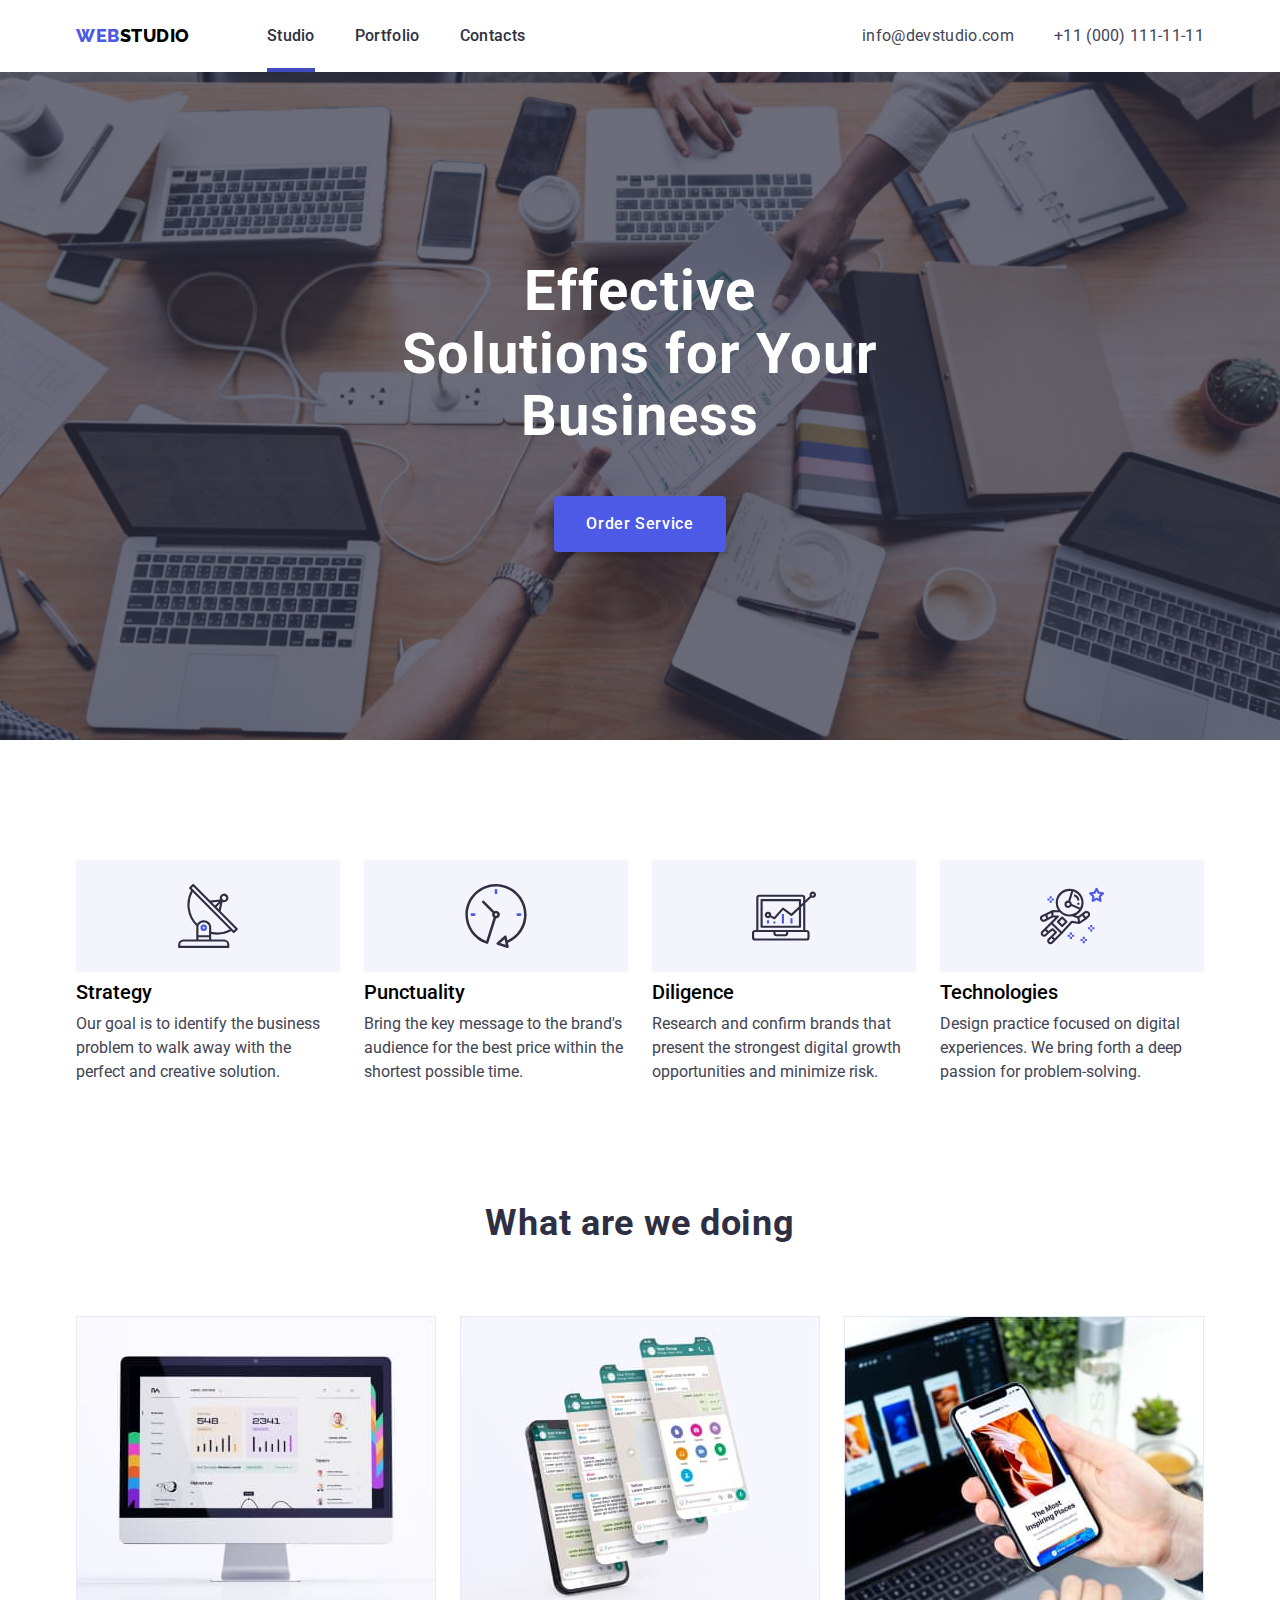
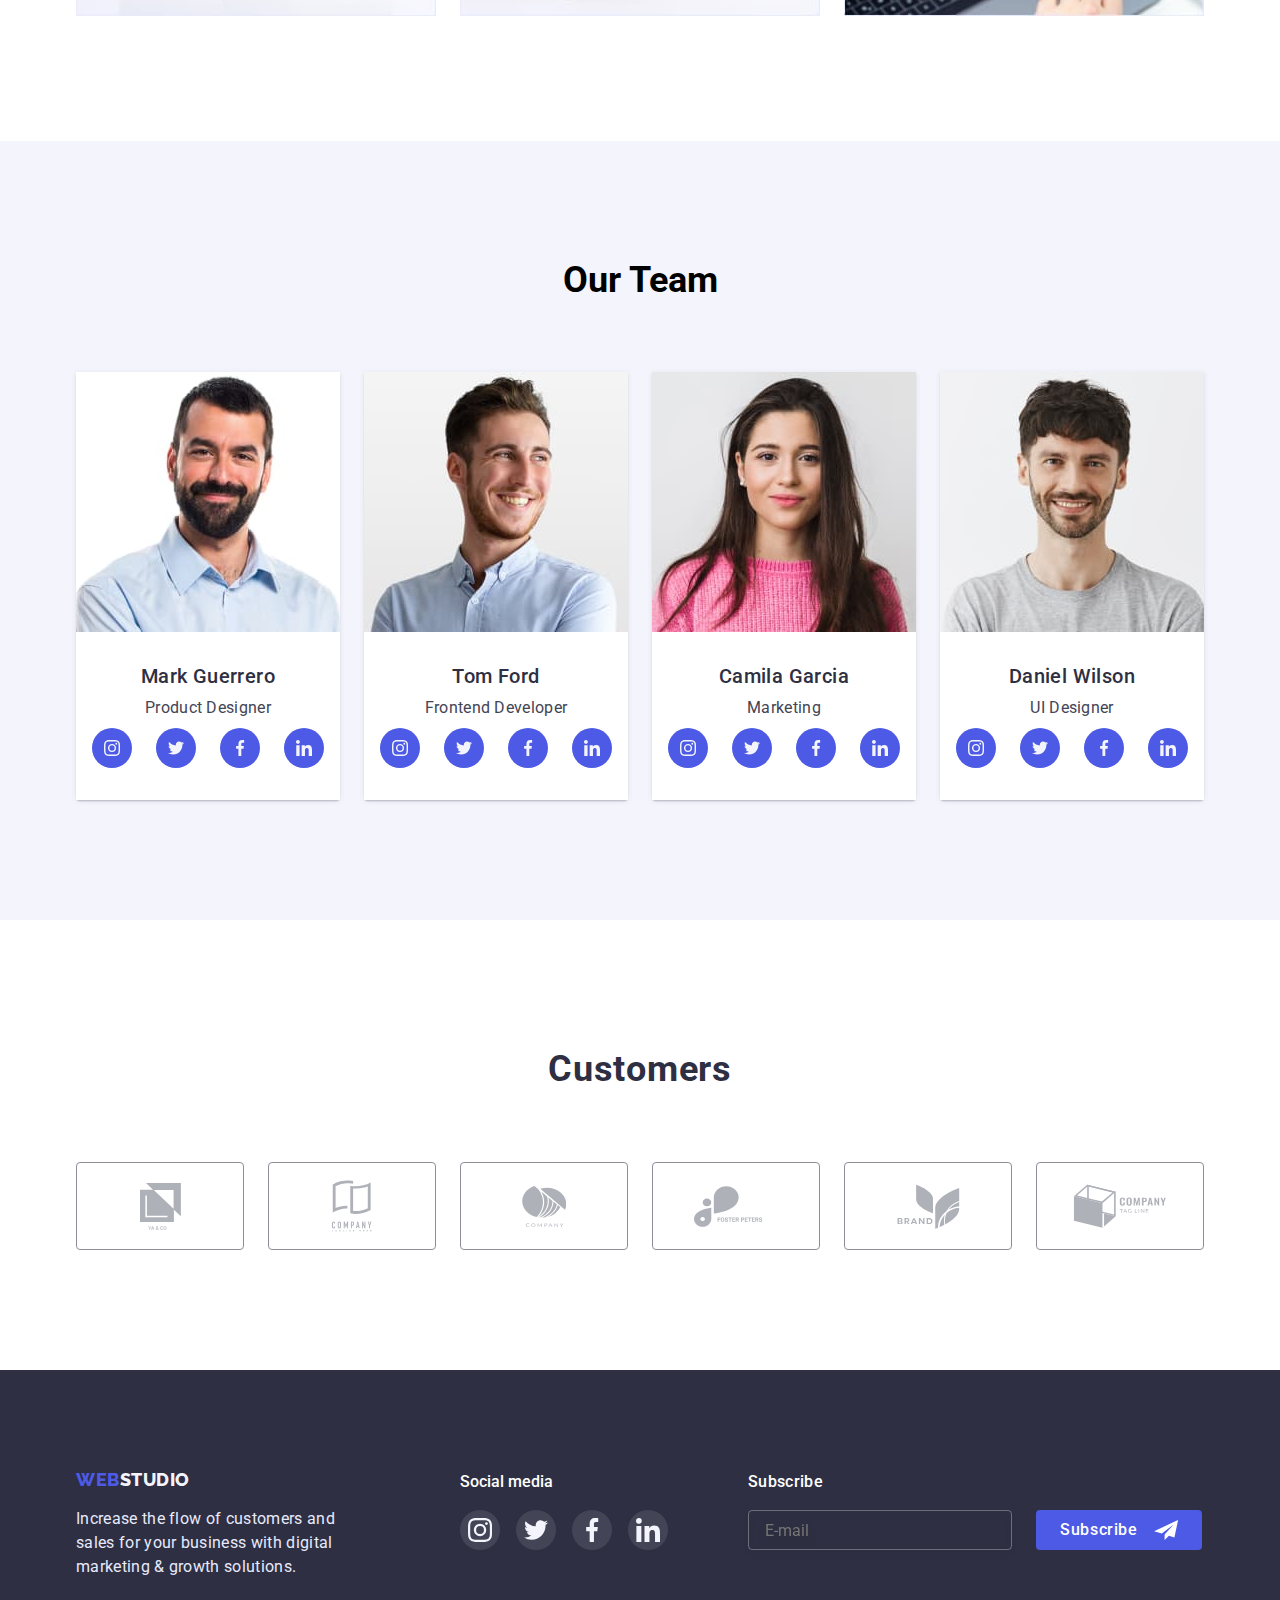
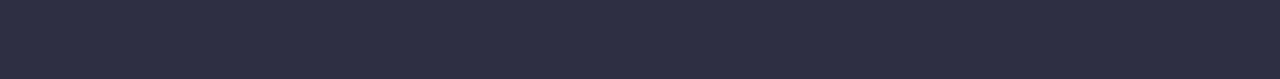
<file: index.html>
<!DOCTYPE html>
<html lang="en">
  <head>
    <meta charset="UTF-8" />
    <meta http-equiv="X-UA-Compatible" content="IE=edge" />
    <meta name="viewport" content="width=device-width, initial-scale=1.0" />
    <link
      rel="stylesheet"
      href="https://cdnjs.cloudflare.com/ajax/libs/modern-normalize/1.1.0/modern-normalize.css"
      integrity="sha512-Y0MM+V6ymRKN2zStTqzQ227DWhhp4Mzdo6gnlRnuaNCbc+YN/ZH0sBCLTM4M0oSy9c9VKiCvd4Jk44aCLrNS5Q=="
      crossorigin="anonymous"
      referrerpolicy="no-referrer"
    />
    <link rel="preconnect" href="https://fonts.googleapis.com" />
    <link rel="preconnect" href="https://fonts.gstatic.com" crossorigin />
    <link
      href="https://fonts.googleapis.com/css2?family=Raleway:wght@800&family=Roboto:wght@400;500;700&display=swap"
      rel="stylesheet"
    />
    <link href="./css/styles.css" rel="stylesheet" />
    <title>My 6 progect in go it</title>
  </head>
  <body>
    <header class="header">
      <nav class="header-nav container main-nav">
        <a href="/" class="logo header-logo"
          ><span class="logo-web">Web</span>Studio</a
        >
        <ul class="header-menu-items list">
          <li class="header-menu-item">
            <a href="" class="header-menu-link menu-active-color menu-link-botttom-border-active">Studio</a>
          </li>
          <li class="header-menu-item">
            <a href="./portfolio.html" class="header-menu-link menu-active-color menu-link-botttom-border">Portfolio</a>
          </li>
          <li class="header-menu-item">
            <a href="" class="header-menu-link menu-active-color menu-link-botttom-border">Contacts</a>
          </li>
        </ul>
        <address class="header-addres-nav">
          <ul class="header-address-items list">
            <li class="header-addres-item list">
              <a class="header-addres-link menu-active-color" href="mailto:info@devstudio.com"
                >info@devstudio.com</a
              >
            </li>
            <li class="header-addres-item list">
              <a class="header-addres-link menu-active-color" href="tel:+110001111111"
                >+11 (000) 111-11-11</a
              >
            </li>
          </ul>
        </address>
      </nav>
    </header>
    <main class="main">
      <section class="effective-solution-section">
        <div class="container">
          <h1 class="effective-solution-section-title title">
            Effective Solutions for Your Business
          </h1>
          <button type="button" class="effective-solution-button" data-modal-open>
            Order Service
          </button>
        </div>
      </section>
      <section class="our-features-section">
        <div class="container">
          <!-- <h2 class="our-features-section--title title">Our Features</h2> -->
          <ul class="our-features-section-items list">
            <li class="our-fetures-item">
              <div class="features-icon-fun">
                <svg class="features-icon">
                  <use href="./images/spirte.svg#icon-antenna"></use>
                </svg>
              </div>
              <h3 class="our-features-item-title title">Strategy</h3>
              <p class="our-features-item-p">
                Our goal is to identify the business problem to walk away with
                the perfect and creative solution.
              </p>
            </li>
            <li class="our-fetures-item">
              <div class="features-icon-fun">
                <svg class="features-icon">
                  <use href="./images/spirte.svg#icon-clock"></use>
                </svg>
              </div>
              <h3 class="our-features-item-title title">Punctuality</h3>
              <p class="our-features-item-p">
                Bring the key message to the brand's audience for the best price
                within the shortest possible time.
              </p>
            </li>
            <li class="our-fetures-item">
              <div class="features-icon-fun">
                <svg class="features-icon">
                  <use href="./images/spirte.svg#icon-diagram"></use>
                </svg>
              </div>
              <h3 class="our-features-item-title title">Diligence</h3>
              <p class="our-features-item-p">
                Research and confirm brands that present the strongest digital
                growth opportunities and minimize risk.
              </p>
            </li>
            <li class="our-fetures-item">
              <div class="features-icon-fun">
                <svg class="features-icon">
                  <use href="./images/spirte.svg#icon-astronaut"></use>
                </svg>
              </div>
              <h3 class="our-features-item-title title">Technologies</h3>
              <p class="our-features-item-p">
                Design practice focused on digital experiences. We bring forth a
                deep passion for problem-solving.
              </p>
            </li>
          </ul>
        </div>
      </section>
      <section class="what-are-we-doing-section">
        <div class="container">
          <h2 class="what-are--title title">What are we doing</h2>
          <ul class="what-are-items list">
            <li class="what-are-item">
              <img src="./images/PC.jpg" width="360" alt="Computer" />
            </li>
            <li class="what-are-item">
              <img src="./images/phone.jpg" width="360" alt="phone" />
            </li>
            <li class="what-are-item">
              <img
                src="./images/phone-and-pc.jpg"
                width="360"
                alt="phone-and-pc"
              />
            </li>
          </ul>
        </div>
      </section>

      <section class="our-team-section">
        <div class="container">
          <h2 class="our-team-section-title title">Our Team</h2>
          <ul class="our-team-section-items list">
            <li class="our-team-section-item">
              <img
                class="our-team-section-img"
                src="./images/mark.jpg"
                width="264"
                alt="mark"
              />
              <div class="our-team-cart-txt">
                <h3 class="our-team-section-items-title title">
                  Mark Guerrero
                </h3>
                <p class="our-team-section-items-p">Product Designer</p>
                <ul class="social-list list">
                  <li class="social-list-item">
                    <a href="" class="social-contact">
                      <svg class="link-social-contact">
                        <use
                          href="./images/spirte.svg#icon-instagram"
                        ></use>
                      </svg>
                    </a>
                  </li>
                  <li class="social-list-item">
                    <a href="" class="social-contact">
                      <svg class="link-social-contact">
                        <use
                          href="./images/spirte.svg#icon-twitter"
                        ></use>
                      </svg>
                    </a>
                  </li>
                  <li class="social-list-item">
                    <a href="" class="social-contact">
                      <svg class="link-social-contact">
                        <use
                          href="./images/spirte.svg#icon-facebook"
                        ></use>
                      </svg>
                    </a>
                  </li>
                  <li class="social-list-item">
                    <a href="" class="social-contact">
                      <svg class="link-social-contact">
                        <use
                          href="./images/spirte.svg#icon-linkedin"
                        ></use>
                      </svg>
                    </a>
                  </li>
                </ul>
              </div>
            </li>
            <li class="our-team-section-item">
              <img
                class="our-team-section-img"
                src="./images/tom.jpg"
                width="264"
                alt="Tom"
              />
              <div class="our-team-cart-txt">
                <h3 class="our-team-section-items-title title">Tom Ford</h3>
                <p class="our-team-section-items-p">Frontend Developer</p>
                <ul class="social-list list">
                  <li class="social-list-item">
                    <a href="" class="social-contact">
                      <svg class="link-social-contact">
                        <use
                          href="./images/spirte.svg#icon-instagram"
                        ></use>
                      </svg>
                    </a>
                  </li>
                  <li class="social-list-item">
                    <a href="" class="social-contact">
                      <svg class="link-social-contact">
                        <use
                          href="./images/spirte.svg#icon-twitter"
                        ></use>
                      </svg>
                    </a>
                  </li>
                  <li class="social-list-item">
                    <a href="" class="social-contact">
                      <svg class="link-social-contact">
                        <use
                          href="./images/spirte.svg#icon-facebook"
                        ></use>
                      </svg>
                    </a>
                  </li>
                  <li class="social-list-item">
                    <a href="" class="social-contact">
                      <svg class="link-social-contact">
                        <use
                          href="./images/spirte.svg#icon-linkedin"
                        ></use>
                      </svg>
                    </a>
                  </li>
                </ul>
              </div>
            </li>
            <li class="our-team-section-item">
              <img
                class="our-team-section-img"
                src="./images/camila.jpg"
                width="264"
                alt="Camila"
              />
              <div class="our-team-cart-txt">
                <h3 class="our-team-section-items-title title">
                  Camila Garcia
                </h3>
                <p class="our-team-section-items-p">Marketing</p>
                <ul class="social-list list">
                  <li class="social-list-item">
                    <a href="" class="social-contact">
                      <svg class="link-social-contact">
                        <use
                          href="./images/spirte.svg#icon-instagram"
                        ></use>
                      </svg>
                    </a>
                  </li>
                  <li class="social-list-item">
                    <a href="" class="social-contact">
                      <svg class="link-social-contact">
                        <use
                          href="./images/spirte.svg#icon-twitter"
                        ></use>
                      </svg>
                    </a>
                  </li>
                  <li class="social-list-item">
                    <a href="" class="social-contact">
                      <svg class="link-social-contact">
                        <use
                          href="./images/spirte.svg#icon-facebook"
                        ></use>
                      </svg>
                    </a>
                  </li>
                  <li class="social-list-item">
                    <a href="" class="social-contact">
                      <svg class="link-social-contact">
                        <use
                          href="./images/spirte.svg#icon-linkedin"
                        ></use>
                      </svg>
                    </a>
                  </li>
                </ul>
              </div>
            </li>
            <li class="our-team-section-item">
              <img
                class="our-team-section-img"
                src="./images/daniel.jpg"
                width="264"
                alt="Daniel"
              />
              <div class="our-team-cart-txt list">
                <h3 class="our-team-section-items-title title">
                  Daniel Wilson
                </h3>
                <p class="our-team-section-items-p">UI Designer</p>
                <ul class="social-list list">
                  <li class="social-list-item">
                    <a href="" class="social-contact">
                      <svg class="link-social-contact">
                        <use
                          href="./images/spirte.svg#icon-instagram"
                        ></use>
                      </svg>
                    </a>
                  </li>
                  <li class="social-list-item">
                    <a href="" class="social-contact">
                      <svg class="link-social-contact">
                        <use
                          href="./images/spirte.svg#icon-twitter"
                        ></use>
                      </svg>
                    </a>
                  </li>
                  <li class="social-list-item">
                    <a href="" class="social-contact">
                      <svg class="link-social-contact">
                        <use
                          href="./images/spirte.svg#icon-facebook"
                        ></use>
                      </svg>
                    </a>
                  </li>
                  <li class="social-list-item">
                    <a href="" class="social-contact">
                      <svg class="link-social-contact">
                        <use
                          href="./images/spirte.svg#icon-linkedin"
                        ></use>
                      </svg>
                    </a>
                  </li>
                </ul>
              </div>
            </li>
          </ul>
        </div>
      </section>
      <section class="cutomers-section">
        <div class="container">
          <h1 class="customers-title">Customers</h1>
          <ul class="company-list list">
            <li class="company-item">
              <a href="" class="company-link-item">
                <svg class="company-icon-ya-co company-icon-color">
                  <use
                    href="./images/spirte.svg#icon-ya-co"
                  ></use>
                </svg>
              </a>
            </li>
            <li class="company-item">
              <a href="" class="company-link-item">
                <svg class="company-icon-fagiine-here company-icon-color">
                  <use
                    href="./images/spirte.svg#icon-fagiine-here"
                  ></use>
                </svg>
              </a>
            </li>
            
          <li class="company-item">
            <a href="" class="company-link-item">
              <svg class="company-icon-cmp company-icon-color">
                <use
                  href="./images/spirte.svg#icon-company"
                ></use>
              </svg>
            </a>
          </li>
          <li class="company-item">
            <a href="" class="company-link-item">
              <svg class="company-link-foseter-peters company-icon-color">
                <use
                  href="./images/spirte.svg#icon-foster-peters"
                ></use>
              </svg>
            </a>
          </li>
          <li class="company-item">
            <a href="" class="company-link-item">
              <svg class="company-icon-brand company-icon-color">
                <use
                  href="./images/spirte.svg#icon-brand"
                ></use>
              </svg>
            </a>
          </li>
          <li class="company-item">
            <a href="" class="company-link-item">
              <svg class="company-icon-teg-line company-icon-color">
                <use
                  href="./images/spirte.svg#icon-tag-line"
                ></use>
              </svg>
            </a>
          </li>
          </ul>
        </div>
      </section>
    </main>
    <footer class="footer">
      <div class="container footer-flex">
<div class="footer-comment">
        <a href="./index.html" class="logo footer-logo"
          ><span class="logo-web">Web</span>Studio</a
        >
        <p class="footer-p">
          Increase the flow of customers and sales for your business with
          digital marketing & growth solutions.
        </p>
      </div>
      <div class="footer-social-link">
        <h2 class="footer-socual--title">Social media</h2>
        <ul class="social-list--footer list">
          <li class="social-list-item">
            <a href="" class="social-contact-footer">
              <svg class="link-social-contact-footer">
                <use
                  href="./images/spirte.svg#icon-instagram"
                ></use>
              </svg>
            </a>
          </li>
          <li class="social-list-item">
            <a href="" class="social-contact-footer">
              <svg class="link-social-contact-footer">
                <use
                  href="./images/spirte.svg#icon-twitter"
                ></use>
              </svg>
            </a>
          </li>
          <li class="social-list-item">
            <a href="" class="social-contact-footer">
              <svg class="link-social-contact-footer">
                <use
                  href="./images/spirte.svg#icon-facebook"
                ></use>
              </svg>
            </a>
          </li>
          <li class="social-list-item">
            <a href="" class="social-contact-footer">
              <svg class="link-social-contact-footer">
                <use
                  href="./images/spirte.svg#icon-linkedin"
                ></use>
              </svg>
            </a>
          </li>
        </ul>
      </div>
      <div>
        <form class="footer-form">
          <label class="footer-sub">
            Subscribe
            <input placeholder="E-mail" class="footer-input--email" type="email"/>
          </label>
          <button type="button" class="footer-subscribe">
            Subscribe
            <svg class="footer-form-btn-subsctibe">
              <use
              href="./images/spirte.svg#icon-icondTelegram"
              ></use>
            </svg>
          </button>
        </form>
      </div>
    </div>
    </footer>
    <div class="bachdrop is-hidden" data-modal>
      <div class="modal">
        <button class="btn-modal-close" data-modal-close>
            <svg class="close-btn">
            <use
            href="./images/spirte.svg#icon-Vector"
            ></use>
            </svg>
        </button>
        <h2 class="modal-title">Leave your contacts and we will call you back</h2>
        <form class="form-modal">
            <label class="lab-form-modal">
              Name
              <div class="form-send-input--icon">
              <input class="modal-input form-input-data lab-form-name"  type="text" name="name">
              <svg class="modal-form-person-svg form-input--icon">
                <use
                href="./images/spirte.svg#icon-icon-send"
                ></use>
              </svg>
              </div>
            </label>
            <label class="lab-form-modal">
              Phone
              <div class="form-send-input--icon">
              <input class="modal-input form-input-data lab-form-phone" type="tel" name="tel">
              <svg class="modal-form-telephone-icon form-input--icon">
                <use
                href="./images/spirte.svg#icon-telephone"
                ></use>
              </svg>
              </div>
            </label>
            <label class="lab-form-modal">
              Email
              <div class="form-send-input--icon">
              <input class="modal-input form-input-data lab-form-email" type="email" name="email">
              <svg class="modal-form-gmail-icon form-input--icon">
                <use
                href="./images/spirte.svg#icon-gmailSend"
                ></use>
              </svg>
              </div>
            </label>
           <label for="comment" class="lab-form-modal">
            Comment
            <textarea class="modal-input form-input-comment" placeholder="Text input" type="text" name="comment" id="comment"></textarea>
           </label>
           <label class="check-modal-privacy">
            <input class="checkbox_input" type="checkbox">
            <span class="check__box"></span>
           <p> I accept the terms and conditions of the <a href="#" class="modal-link">Privacy Policy</a></p>
           </label>
           <button type="button" class="modal-form--button">Send</button>
        </form>
    <script src="./js/modal.js"></script>
  </body>
</html>
</file>
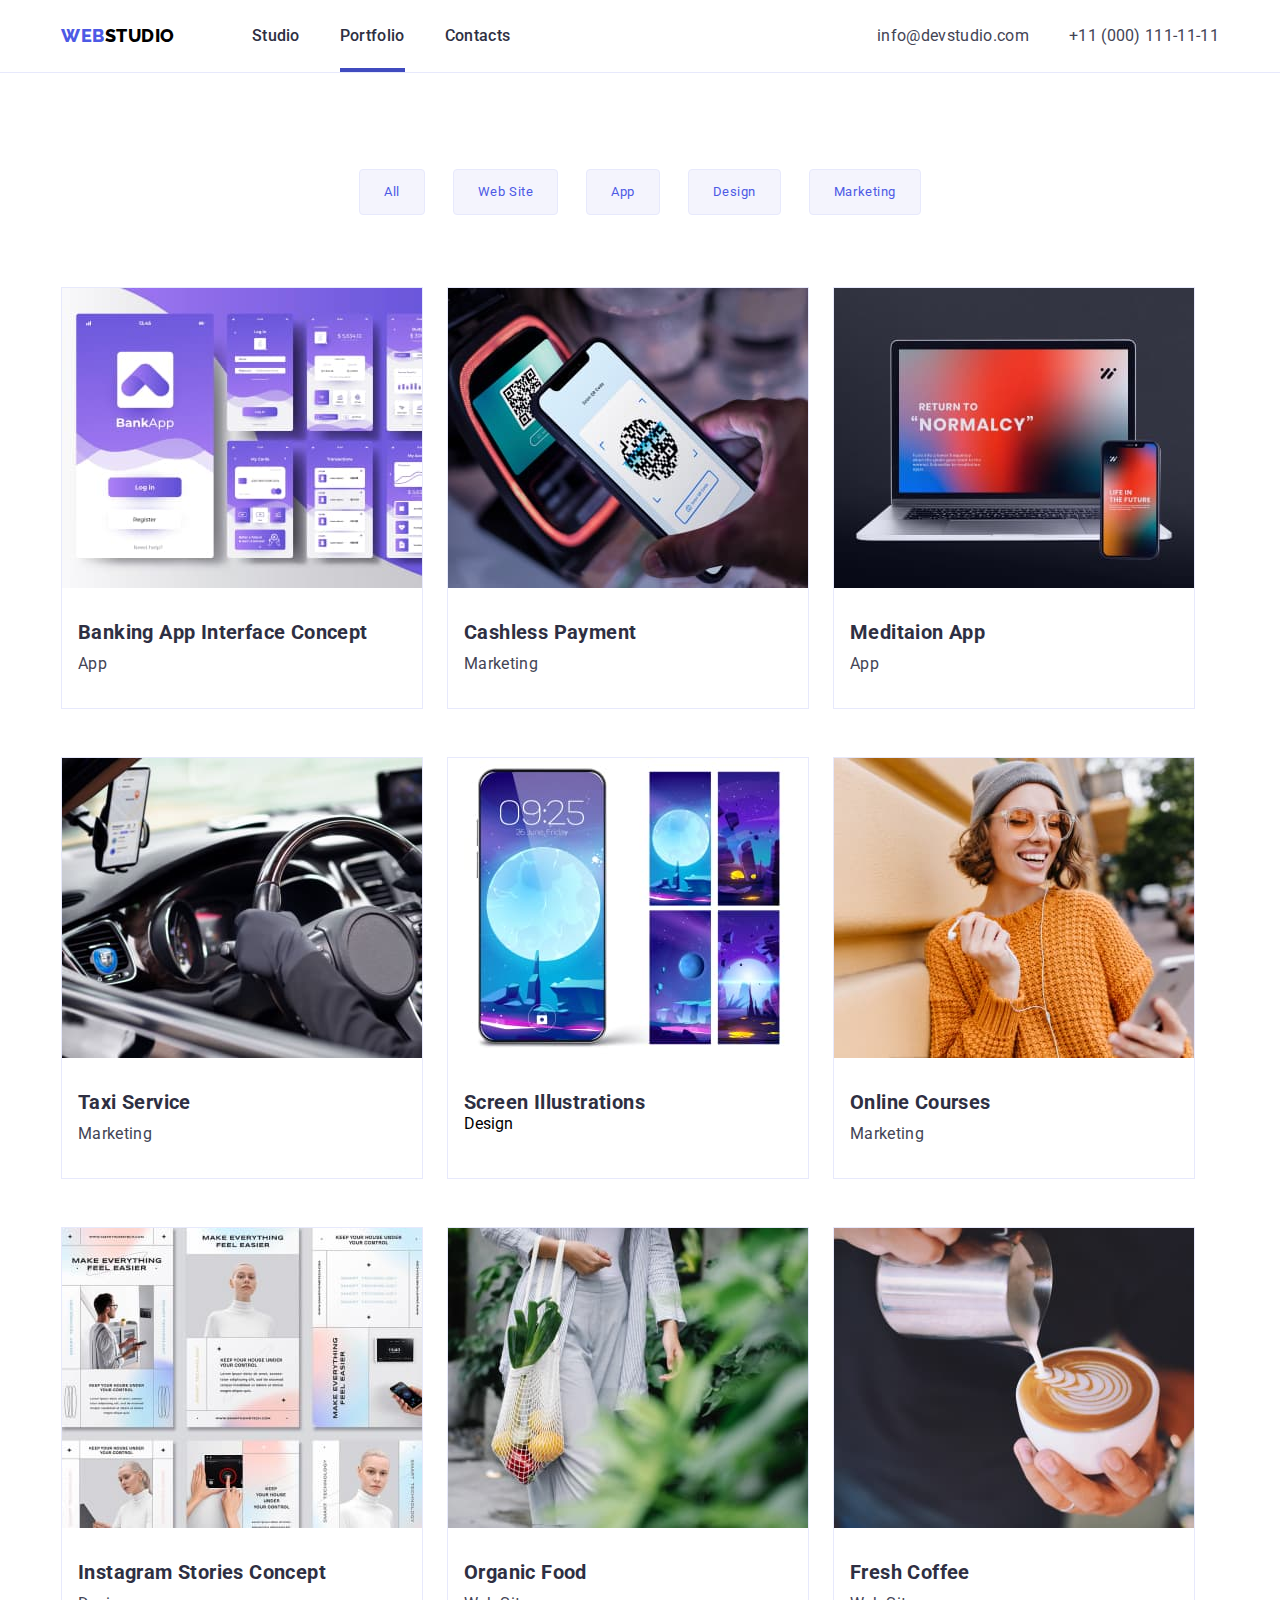
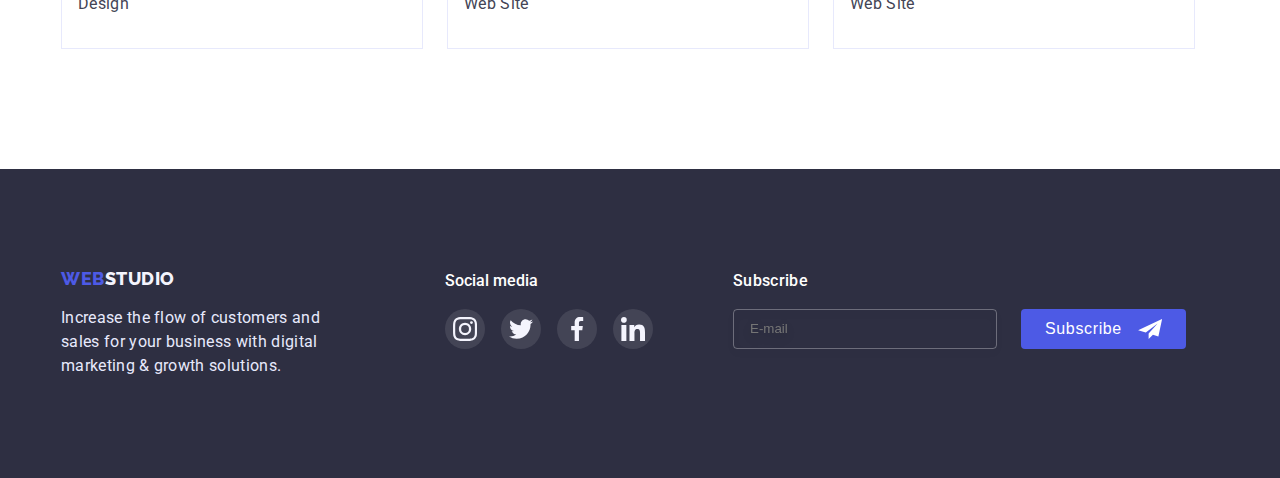
<file: portfolio.html>
<!DOCTYPE html>
<html lang="en">
  <head>
    <meta charset="UTF-8" />
    <meta http-equiv="X-UA-Compatible" content="IE=edge" />
    <meta name="viewport" content="width=device-width, initial-scale=1.0" />
    <title>Portfolio</title>
    <link
      rel="stylesheet"
      href="https://cdnjs.cloudflare.com/ajax/libs/modern-normalize/1.1.0/modern-normalize.min.css"
      integrity="sha512-wpPYUAdjBVSE4KJnH1VR1HeZfpl1ub8YT/NKx4PuQ5NmX2tKuGu6U/JRp5y+Y8XG2tV+wKQpNHVUX03MfMFn9Q=="
      crossorigin="anonymous"
      referrerpolicy="no-referrer"
    />
    <link rel="preconnect" href="https://fonts.googleapis.com" />
    <link rel="preconnect" href="https://fonts.gstatic.com" crossorigin />
    <link
      href="https://fonts.googleapis.com/css2?family=Raleway:wght@800&family=Roboto:wght@400;500;700&display=swap"
      rel="stylesheet"
    />

    <link href="./css/styles.css" rel="stylesheet" />
  </head>
  <body>
    <header class="header menu-portfolio">
      <nav class="header-nav container main-nav">
        <a href="/" class="logo header-logo"
          ><span class="logo-web">Web</span>Studio</a
        >
        <ul class="header-menu-items list">
          <li class="header-menu-item">
            <a href="./index.html" class="header-menu-link menu-active-color menu-link-botttom-border"
              >Studio</a
            >
          </li>
          <li class="header-menu-item">
            <a
              href="./portfolio.html"
              class="header-menu-link menu-active-color menu-link-botttom-border-active"
              >Portfolio</a
            >
          </li>
          <li class="header-menu-item">
            <a href="" class="header-menu-link menu-active-color menu-link-botttom-border">Contacts</a>
          </li>
        </ul>
        <address class="header-addres-nav">
          <ul class="header-address-items list">
            <li class="header-addres-item list">
              <a
                class="header-addres-link menu-active-color"
                href="mailto:info@devstudio.com"
                >info@devstudio.com</a
              >
            </li>
            <li class="header-addres-item list">
              <a
                class="header-addres-link menu-active-color"
                href="tel:+110001111111"
                >+11 (000) 111-11-11</a
              >
            </li>
          </ul>
        </address>
      </nav>
    </header>
    <main>
      <section class="filter-section">
        <div class="container">
          <ul class="filer-items list">
            <li class="filter-item-li">
              <button class="filter-item">All</button>
            </li>
            <li class="filter-item-li">
              <button class="filter-item">Web Site</button>
            </li>
            <li class="filter-item-li">
              <button class="filter-item">App</button>
            </li>
            <li class="filter-item-li">
              <button class="filter-item">Design</button>
            </li>
            <li class="filter-item-li">
              <button class="filter-item">Marketing</button>
            </li>
          </ul>
          <ul class="cards-content-items list">
            <ul class="cards-content-item list">
              <li class="cards-cart-item">
                <div class="cards-item-img">
                  <img
                    class="portfolio-img--block-fix"
                    src="./images/bankapp .jpg"
                    alt="Banking App Interface Concept"
                  />
                  <div class="product-overlay">
                  <p class="card-item-img-paragraf">
                    14 Stylish and User-Friendly App Design Concepts · Task
                    Manager App · Calorie Tracker App · Exotic Fruit Ecommerce
                    App · Cloud Storage App
                  </p>
                  </div>
                </div>
                <div class="cards-content-under">
                  <h3 class="cards-cont-title">
                    Banking App Interface Concept
                  </h3>
                  <p class="cards-cont-p">App</p>
                </div>
              </li>
              <li class="cards-cart-item">
                <div class="cards-item-img">
                  <img
                    class="portfolio-img--block-fix"
                    src="./images/phoneqar.jpg"
                    alt="phone and quar code"
                  />
                   <div class="product-overlay">
                  <p class="card-item-img-paragraf">
                    14 Stylish and User-Friendly App Design Concepts · Task
                    Manager App · Calorie Tracker App · Exotic Fruit Ecommerce
                    App · Cloud Storage App
                  </p>
                   </div>
                </div>
                <div class="cards-content-under">
                  <h3 class="cards-cont-title">Cashless Payment</h3>
                  <p class="cards-cont-p">Marketing</p>
                </div>
              </li>
              <li class="cards-cart-item">
                <div class="cards-item-img">
                  <img
                    class="portfolio-img--block-fix"
                    src="./images/laptop-and-phone .jpg"
                    alt="laptop and phone"
                  />
                   <div class="product-overlay">
                  <p class="card-item-img-paragraf">
                    14 Stylish and User-Friendly App Design Concepts · Task
                    Manager App · Calorie Tracker App · Exotic Fruit Ecommerce
                    App · Cloud Storage App
                  </p>
                   </div>
                </div>
                <div class="cards-content-under">
                  <h3 class="cards-cont-title">Meditaion App</h3>
                  <p class="cards-cont-p">App</p>
                </div>
              </li>
            </ul>
            <ul class="cards-content-item list">
              <li class="cards-cart-item">
                <div class="cards-item-img">
                  <img
                    class="portfolio-img--block-fix"
                    src="./images/car-and-phone .jpg"
                    alt="car"
                  />
                  <div class="product-overlay">
                  <p class="card-item-img-paragraf">
                    14 Stylish and User-Friendly App Design Concepts · Task
                    Manager App · Calorie Tracker App · Exotic Fruit Ecommerce
                    App · Cloud Storage App
                  </p>
                  </div>
                </div>
                <div class="cards-content-under">
                  <h3 class="cards-cont-title">Taxi Service</h3>
                  <p class="cards-cont-p">Marketing</p>
                </div>
              </li>
              <li class="cards-cart-item">
                <div class="cards-item-img">
                  <img
                    class="portfolio-img--block-fix"
                    src="./images/phone-screen-moon .jpg"
                    alt="phone screen moon"
                  />
                  <div class="product-overlay">
                  <p class="card-item-img-paragraf">
                    14 Stylish and User-Friendly App Design Concepts · Task
                    Manager App · Calorie Tracker App · Exotic Fruit Ecommerce
                    App · Cloud Storage App
                  </p>
                  </div>
                </div>
                <div class="cards-content-under">
                  <h3 class="cards-cont-title">Screen Illustrations</h3>
                  <p>Design</p>
                </div>
              </li>
              <li class="cards-cart-item">
                <div class="cards-item-img">
                  <img
                    class="portfolio-img--block-fix"
                    src="./images/girl-listen-music .jpg"
                    alt="girl listen music"
                  />
                  <div class="product-overlay">
                  <p class="card-item-img-paragraf">
                    14 Stylish and User-Friendly App Design Concepts · Task
                    Manager App · Calorie Tracker App · Exotic Fruit Ecommerce
                    App · Cloud Storage App
                  </p>
                  </div>
                </div>
                <div class="cards-content-under">
                  <h3 class="cards-cont-title">Online Courses</h3>
                  <p class="cards-cont-p">Marketing</p>
                </div>
              </li>
            </ul>
            <ul class="cards-content-item list">
              <li class="cards-cart-item">
                <div class="cards-item-img">
                  <img
                    class="portfolio-img--block-fix"
                    src="./images/inst-stories .jpg"
                    alt="stories instagram"
                  />
                  <div class="product-overlay">
                  <p class="card-item-img-paragraf">
                    14 Stylish and User-Friendly App Design Concepts · Task
                    Manager App · Calorie Tracker App · Exotic Fruit Ecommerce
                    App · Cloud Storage App
                  </p>
                  </div>
                </div>
                <div class="cards-content-under">
                  <h3 class="cards-cont-title">Instagram Stories Concept</h3>
                  <p class="cards-cont-p">Design</p>
                </div>
              </li>

              <li class="cards-cart-item">
                <div class="cards-item-img">
                  <img
                    class="portfolio-img--block-fix"
                    src="./images/fruit .jpg"
                    alt="fructs"
                  />
                  <div class="product-overlay">
                  <p class="card-item-img-paragraf">
                    14 Stylish and User-Friendly App Design Concepts · Task
                    Manager App · Calorie Tracker App · Exotic Fruit Ecommerce
                    App · Cloud Storage App
                  </p>
                  </div>
                </div>
                <div class="cards-content-under">
                  <h3 class="cards-cont-title">Organic Food</h3>
                  <p class="cards-cont-p">Web Site</p>
                </div>
              </li>

              <li class="cards-cart-item">
                <div class="cards-item-img">
                  <img
                    class="portfolio-img--block-fix"
                    src="./images/coffe .jpg"
                    alt="coffe"
                  />
                  <div class="product-overlay">
                  <p class="card-item-img-paragraf">
                    14 Stylish and User-Friendly App Design Concepts · Task
                    Manager App · Calorie Tracker App · Exotic Fruit Ecommerce
                    App · Cloud Storage App
                  </p>
                  </div>
                </div>
                <div class="cards-content-under">
                  <h3 class="cards-cont-title">Fresh Coffee</h3>
                  <p class="cards-cont-p">Web Site</p>
                </div>
              </li>
            </ul>
          </ul>
        </div>
      </section>
    </main>
    <footer class="footer">
      <div class="container footer-flex">
<div class="footer-comment">
        <a href="./index.html" class="logo footer-logo"
          ><span class="logo-web">Web</span>Studio</a
        >
        <p class="footer-p">
          Increase the flow of customers and sales for your business with
          digital marketing & growth solutions.
        </p>
      </div>
      <div class="footer-social-link">
        <h2 class="footer-socual--title">Social media</h2>
        <ul class="social-list--footer list">
          <li class="social-list-item">
            <a href="" class="social-contact-footer">
              <svg class="link-social-contact-footer">
                <use
                  href="./images/spirte.svg#icon-instagram"
                ></use>
              </svg>
            </a>
          </li>
          <li class="social-list-item">
            <a href="" class="social-contact-footer">
              <svg class="link-social-contact-footer">
                <use
                  href="./images/spirte.svg#icon-twitter"
                ></use>
              </svg>
            </a>
          </li>
          <li class="social-list-item">
            <a href="" class="social-contact-footer">
              <svg class="link-social-contact-footer">
                <use
                  href="./images/spirte.svg#icon-facebook"
                ></use>
              </svg>
            </a>
          </li>
          <li class="social-list-item">
            <a href="" class="social-contact-footer">
              <svg class="link-social-contact-footer">
                <use
                  href="./images/spirte.svg#icon-linkedin"
                ></use>
              </svg>
            </a>
          </li>
        </ul>
      </div>
      <div>
        <form class="footer-form">
          <label class="footer-sub">
            Subscribe
            <input placeholder="E-mail" class="footer-input--email" type="email"/>
          </label>
          <button type="button" class="footer-subscribe">
            Subscribe
            <svg class="footer-form-btn-subsctibe">
              <use
              href="./images/spirte.svg#icon-icondTelegram"
              ></use>
            </svg>
          </button>
        </form>
      </div>
    </div>
    </footer>
  </body>
</html>
</file>
<file: css/styles.css>
body{
    font-family: 'Roboto';
    font-size: 16px;
    color: black;
    margin: 0;
    padding: 0;
}
h1,h2,h3,h4,h5,h6,p{
    margin-top: 0;
    margin-bottom: 0;
}
.container{
    width: 1158px;
    padding-left: 15px;
    padding-right: 15px;
  
    margin-left: auto;
    margin-right: auto;
}
.list{
    margin: 0px;
    padding: 0px;
    list-style-type: none;
}
.title{
    font-family: 'Roboto';
    font-style: normal;
}
:root {
    --logo-web-color: #4D5AE5;
    --header-menu-link: #2E2F42;
    --header-menu-addres: #434455;
    --title-def-color: #2E2F42;
    --cubic-bazire-deffault:cubic-bezier(0.4, 0, 0.2, 1);
}
.logo{
    text-decoration:none;
    font-family: 'Raleway';
    font-weight: 800;
    font-size: 18px;
    line-height: 1.16;
    letter-spacing: 0.03em;
    text-transform: uppercase;
    color:black;
}

.header-logo{
    margin-right: 77px;
}
.logo-web{
    color: var(--logo-web-color);
}
.header-menu-items , .header-address-items ,
 .our-features-section-items, .what-are-items,
 .our-team-section-items,.filer-items ,
 .cards-content-item{
    list-style-type: none;
} 

.header-menu-items{
    display: flex;
}

.header-menu-link{
    position: relative;
    font-weight: 500;
    letter-spacing: 0.02em;
    color: var(--header-menu-link);
     text-decoration:none;
    font-family: 'Roboto';
     font-style: normal;
     line-height: 1.5;
     padding-top: 24px;
    padding-bottom: 24px;
    display: block;
}
.menu-link-botttom-border::after{
    position: absolute;
    left: 0;
    bottom:  0;

    content:'';
    display: block;
    width: 100%;
    height: 4px;
    background-color:rgba(64, 75, 191, 1);
    opacity: 0;
    transition: opacity 250ms var(--cubic-bazire-deffault);
}
.menu-link-botttom-border-active::after{
    position: absolute;
    left: 0;
    bottom:  0;

    content:'';
    display: block;
    width: 100%;
    height: 4px;
    background-color:rgba(64, 75, 191, 1);
   
}
.menu-link-botttom-border:is(:hover,:focus)::after{
    opacity: 1;
}
.menu-active-color{
    color:rgba(46, 47, 66, 1);
    transition: color 250ms var( --cubic-bazire-deffault);
}
.menu-active-color:hover,
.menu-active-color:focus{
    color:rgba(64, 75, 191, 1);
}
.main-nav{
    display: flex;
    align-items: center;
}

.header-menu-items .header-menu-item + .header-menu-item {
    margin-left: 40px;
}
.header-addres-link{
    letter-spacing: 0.02em;
    color: var( --header-menu-addres);
    text-decoration:none;
    font-family: 'Roboto';
     font-style: normal;
     line-height: 1.5;
     font-weight: 400;
    }
.header-address-items .header-addres-item + .header-addres-item{
    margin-left: 40px;
}
.header-address-items{
    display: flex;
}
.header-addres-nav {
    margin-left: auto;
}
.effective-solution-section{
    text-align: center;
    background-image:
    linear-gradient(to right,  
      rgba(46, 47, 66, 0.7),
      rgba(46, 47, 66, 0.7)),
    url(../images/people-office.jpg);
    padding-top: 188px;
    padding-bottom: 188px;
    background-repeat: no-repeat;
    background-size: cover;
    background-position:center;
}
.effective-solution-section-title{
    color:white;
    font-size: 56px;
    line-height: 1.12;
    margin-left: auto;
    margin-right: auto;
    max-width: 494px;
    font-weight: 700;
    letter-spacing: 0.019em;
}
.effective-solution-button{
    outline: none;
    border: 0;
    cursor: pointer;
    font-family: 'Roboto';
    font-weight: 500;
    background:  var(--logo-web-color);
    box-shadow: 0px 4px 4px rgba(0, 0, 0, 0.15);
    padding: 16px 32px;
    border-radius: 4px;
    color:white;
    letter-spacing: 0.04em;
    line-height: 1.5;
    margin-top: 48px;
    transition: background 250ms var(--cubic-bazire-deffault);
}
.effective-solution-button:hover,
.effective-solution-button:focus{
    background-color:rgba(64, 75, 191, 1);
}
.our-team-section-title{
    font-weight: 700;
    font-size: 36px;
    line-height: 1.11;
    text-align: center;
    margin-bottom: 72px;
}
.our-features-section-items{
    display: flex;
}

.our-features-section{
    padding-top: 120px;
}

.our-fetures-item{
    width: calc((100% - 72px)/4);
    margin-right: 24px;
}
.our-fetures-item:nth-child(4n){
    margin-right: 0;
}
.our-features-item-title{
    margin-top: 8px;
    margin-bottom: 8px;
    font-weight: 500;
    font-size: 20px;
    line-height: 1.2;
}
.our-features-item-p{
    font-family: 'Roboto';
    font-style: normal;
    font-weight: 400;
    line-height: 1.5;
    
    color: #434455;
}

.our-features-section--title{
    margin-bottom: 120px;
    font-size: 20px;
    line-height: 1.2;
    letter-spacing: 0.02em;
    color: var(--title-def-color);
}
.what-are--title{
    text-align: center;
    margin-bottom: 72px;
    font-size: 36px;
    line-height: 1.11;
    letter-spacing: 0.02em;
    color: var(--title-def-color);
}
.what-are-items{
    display: flex;
}
.what-are-item{
    width: calc((100% - 48px)/3);
    margin-right: 24px;
}

.what-are-item:nth-child(3n){
    margin-right: 0;
}
.our-team-section-items-title{
    font-weight: 500;
    font-size: 20px;
    line-height: 1.2;
    letter-spacing: 0.02em;
    color: var(--title-def-color);
}
.our-team-cart-txt{
    text-align: center;
    padding: 32px 16px 32px 16px;
    background-color:#FFFFFF;
}
.our-team-section-item{
    width: calc((100% - 72px)/4);
    margin-right: 24px;
    box-shadow: 0px 1px 6px rgba(46, 47, 66, 0.08), 0px 1px 1px rgba(46, 47, 66, 0.16), 0px 2px 1px rgba(46, 47, 66, 0.08);
    border-radius: 0px 0px 4px 4px;
}
.our-team-section-item:nth-child(4n){
    margin-right: 0;
}
.our-team-section-img{
    display: block;
    width: 100%;
}
.what-are-we-doing-section {
    padding-bottom: 120px;
    padding-top: 120px;
}
.our-team-section-items{
    display: flex;
}

.our-team-section{
    background:#F4F4FD;
    padding-top: 120px;
    padding-bottom: 120px;
}
.our-team-section-items-p{
    letter-spacing: 0.02em;
    color: #434455;
    margin-top: 8px;
    font-weight: 400;
    line-height: 1.5;
}
.footer{
    background-color:var(--title-def-color);
    padding-top: 100px;
    padding-bottom: 100px;
}
.footer-p{
    letter-spacing: 0.02em;
    color: #E7E9FC;
    margin-top: 16px;
    max-width: 264px;
    line-height: 1.5;
    font-weight: 400;
}
.filter-item:hover,
.filter-item:focus{
    background: #404BBF;
    box-shadow: 0px 3px 1px rgba(0, 0, 0, 0.1), 0px 2px 1px rgba(0, 0, 0, 0.08), 0px 2px 2px rgba(0, 0, 0, 0.12);
    color: #FFFFFF;
}
.filter-item{
    font-family: 'Roboto';
    background: #F4F4FD;
    border: 1px solid #E7E9FC;
    border-radius: 4px;
    padding: 12px 24px;
    letter-spacing: 0.04em;
    color:  var(--logo-web-color);
    line-height: 1.5;
    cursor: pointer;
    transition: color 250ms var(--cubic-bazire-deffault),
    background 250ms var(--cubic-bazire-deffault);
}
.cards-cont-title{
    font-size: 20px;
    line-height: 24px;
    letter-spacing: 0.02em;
    color: var(--title-def-color);
}
.cards-cont-p{
    line-height: 24px;
    letter-spacing: 0.02em;
    color:#434455;
    margin-top: 8px;
}
.filter-section{
    padding-top: 96px;
    padding-bottom: 120px;
}
.filer-items{
    text-align: center;
    list-style: none;
    margin-bottom: 72px;
}
.filter-item-li{
    display: inline-block;
}
.filer-items .filter-item-li + .filter-item-li{
    margin-left: 24px;
}
.cards-content-item{
    margin-top: 48px;
    display: flex;
    width: calc((100% - 48px)/3);
}
.cards-content-items .cards-content-item:first-child{
    margin-top: 0;
}
.cards-cart-item{
    margin-right: 24px;
    display: inline-block;
    border: 1px solid #E7E9FC;
}
.product-overlay{
    position: absolute;
    top: 0;
    left: 0;
    width: 100%;
    height: 100%;
    background: #4D5AE5;
    background-blend-mode: soft-light;
    mix-blend-mode: normal;
    transform: translateY(100%);
    transition: transform 250ms var( --cubic-bazire-deffault);

}

.cards-cart-item:is(:hover,:focus)  .product-overlay{
    transform: translateY(0);
}
.portfolio-img--block-fix{
    display: block;
}
.card-item-img-paragraf{
    position: absolute;
    top: 40px;
    left: 32px;
    font-size: 16px;
    line-height: 1.5;
    max-width: 296px;
    letter-spacing: 0.02em;
    
    
    color: #F4F4FD;
    
}
.cards-item-img{
    position: relative;
    overflow: hidden;
}
.cards-cart-item:hover,
.cards-cart-item:focus{
box-shadow: 0px 1px 6px rgba(46, 47, 66, 0.08), 
0px 1px 1px rgba(46, 47, 66, 0.16), 0px 2px 1px
 rgba(46, 47, 66, 0.08);
}
.cards-cart-item:last-child{
    margin-right: 0;
}   
.cards-content-under{
    padding: 32px 16px;
}
.footer-logo{
   display: inline-block;
   color:#F4F4FD;
}
.menu-portfolio{
    border-bottom: 1px solid #E7E9FC;
}
.features-icon{
    width: 64px;
    height: 64px;    
}
.features-icon-fun{
    background-color:rgba(244, 244, 253, 1);
    border-radius:4px;
    height: 112px;
    display: flex;
    align-items: center;
  justify-content: center;
}
.social-list{
    display: flex;
}
.link-social-contact{
    width: 16px;
    height: 16px;

}
.link-social-contact-footer{
    width: 24px;
    height: 24px;
}
.social-contact-footer{
    width: 40px;
    height: 40px;
    background:rgba(255, 255, 255, 0.1);
    border-radius:50%;
    display: flex;
    align-items: center;
    justify-content: center;
    transition: background 250ms var(--cubic-bazire-deffault);
}
.social-contact-footer:hover,
.social-contact-footer:focus{
    background:rgba(49, 208, 170, 1);
}
.social-contact{
    width: 40px;
    height: 40px;
    background:#4D5AE5;
    border-radius:50%;
    display: flex;
    align-items: center;
    justify-content: center;
    transition: background 250ms var(--cubic-bazire-deffault);
}
.social-contact:hover,
.social-contact:focus{
    background:rgba(64, 75, 191, 1);
}
.social-list{
    margin-top: 8px;
    gap: 24px;
}
.cutomers-section{
    padding-top: 130px;
    padding-bottom: 120px;
}
.customers-title{
    font-weight: 700;
    font-size: 36px;
    line-height: 1.11;

    text-align: center;
    letter-spacing: 0.02em;
    text-transform: capitalize;
    
    
    color: #2E2F42;
}
.company-list{
    margin-top: 72px;
    display: flex;
    gap: 24px;
}

.company-link-item{
    border: 1px solid ;
    border-color:#8E8F99;
    border-radius: 4px;
    width: 168px;
    height: 88px;
    padding: 16px 32px;
    display: flex;
    align-items: center;
    justify-content: center;
    color:rgba(175, 177, 184, 1);
    transition: color 250ms var(--cubic-bazire-deffault),
    border-color 250ms var(--cubic-bazire-deffault);
}
.company-link-item:hover,
.company-link-item:focus{
    border-color:rgba(64, 75, 191, 1);
   color: rgba(64, 75, 191, 1);
}
.company-icon-cmp{
    width: 44px;
    height: 41px;
}
.company-icon-ya-co{
    width: 41px;
    height: 46.97px;
}
.company-icon-color{
    fill: currentColor;
}

.company-icon-fagiine-here{
    width: 40px;
    height: 52px;
}
.company-link-foseter-peters{
    width: 84px;
    height: 41px;
}
.company-icon-brand{
    width: 63px;
    height: 45px;
}
.company-icon-teg-line{
    width: 94px;
    height: 44px;
}
.footer-socual--title{
    font-weight: 500;
    font-size: 16px;
    line-height: 1.5;

    color: rgba(255, 255, 255, 1);
}
.social-list--footer{
    display: flex;
    gap: 16px;
    margin-top: 16px;
}
.footer-flex{
    display: flex;
}
.footer-comment{
    margin-right: 120px;
}
.footer-social-link{
    margin-right: 80px;
}
.bachdrop{
    position: fixed;
    top: 0;
    left: 0;
    background: rgba(46, 47, 66, 0.4);
    width: 100%;
    height: 100%;
}
.bachdrop.is-hidden{
    opacity: 0;
    pointer-events: none;
}
.modal{
    min-width: 408px;
    min-height: 576px;
    background: #FCFCFC;
    box-shadow: 0px 1px 1px rgba(0, 0, 0, 0.14), 0px 1px 3px rgba(0, 0, 0, 0.12), 0px 2px 1px rgba(0, 0, 0, 0.2);
    border-radius: 4px;
    position: absolute;
    top: 50%;
    left: 50%;
    transform: translate(-50%,-50%);
    padding: 24px;
}
.btn-modal-close{
    background: #E7E9FC;
    border: 1px solid rgba(0, 0, 0, 0.1);
    width: 24px;
    height: 24px;
    border-radius: 50%;
    cursor: pointer;
    display: flex;
    align-items: center;
    justify-content: center;
    position: absolute;
    top: 24px;
    right: 24px;
    transition: background 250ms var(--cubic-bazire-deffault);
}
.btn-modal-close:is(:hover,:focus){
    background: #404BBF;
}
.btn-modal-close:is(:hover,:focus)>.close-btn{
    fill: #FFFFFF;
}
.close-btn{
    width: 8px;
    height: 8px;
    fill: #000000;
    transition: fill 250ms var(--cubic-bazire-deffault);
}
.modal-title{
    margin-top: 48px;

    text-align: center;
    font-weight: 500;
    font-size: 16px;
    line-height: 1.5;
    text-align: center;
    letter-spacing: 0.02em;

    /* NAVY BLUE */

    color: #2E2F42;
}
.form-modal{
    margin-top: 16px;
}
.form-input-data{
    width: 360px;
    height: 40px;
    padding-left: 38px;
}
.modal-input{
    outline: none;
    border: 1px solid rgba(33, 33, 33, 0.2);
    border-radius: 4px;
}
.modal-input:focus,.modal-input:active
,.form-send-input--icon:focus>.form-input--icon{
    border: 1px solid #4D5AE5;
}
.form-input-comment{
    width: 360px;
    height: 120px;
    margin-top: 4px;
    padding: 8px 16px;
    resize: none;
}
.lab-form-modal{
    display: flex;
    flex-direction: column;
    font-weight: 400;
    font-size: 12px;
    line-height: 16px;
    letter-spacing: 0.04em;
    color:rgba(142, 143, 153, 1);
}
.form-modal .lab-form-modal + .lab-form-modal{
    margin-top: 8px;
}

.form-send-input--icon{
    position: relative;
    display: flex;
    align-items: center;
    margin-top: 4px;
}
.form-input-data:focus ~ .form-input--icon{
    fill:rgba(77, 90, 229, 1);
}
.form-input--icon{
    position: absolute;
    margin-left: 19px;
    fill: rgba(46, 47, 66, 1);
}
.modal-form-person-svg{
    width: 12px;
    height: 12px;
}
.modal-form-telephone-icon{
    width: 13px;
    height: 13px;
}
.modal-form-gmail-icon{
    width: 15px;
    height: 12px;
}
.check-modal-privacy{
    display: flex;

    font-family: 'Roboto';
    font-style: normal;
    font-weight: 400;
    font-size: 12px;
    line-height: 16px;

    letter-spacing: 0.04em;

    color: #757575;
    margin-left: 24px;
    margin-top: 16px;
}
.checkbox_input{
    position: absolute;
    -webkit-appearance: none;
    -moz-appearance: none;
    appearance: none;
}
.checkbox_input:checked + .check__box,
.checkbox_input:focus + .check__box{
    background-image:url('../images/check-box-click.svg')
}
.check__box{
    position: absolute;
    width: 16px;
    height: 16px;
    background-image: url('../images/Checkbox_disable.svg');
    margin-left: -24px;
}
.modal-link{
    color:rgba(77, 90, 229, 1);
    text-decoration: underline;
}
.modal-form--button{
    cursor: pointer;
    font-weight: 500;
    font-size: 16px;
    line-height: 1.5;
    letter-spacing: 0.04em;
    color: #FFFFFF;
        
    /* IRIS */
    border:none;
    background: #4D5AE5;
    box-shadow: 0px 4px 4px rgba(0, 0, 0, 0.15);
    border-radius: 4px;

    min-width: 169px;
    min-height: 56px;
    padding: 0;
    margin: 0 auto;
    margin-top: 24px;
    display: block;
}
.footer-sub{
    display: flex;
    flex-direction: column;
    font-weight: 500;
    font-size: 16px;
    line-height: 1.5;
    letter-spacing: 0.02em;
    color: #FFFFFF;
}
.footer-input--email{
    outline: 0;
    border:none;
    margin-top: 16px;
    box-sizing: border-box;
    border: 1px solid rgba(255, 255, 255, 0.3);
    filter: drop-shadow(0px 4px 4px rgba(0, 0, 0, 0.15));
    border-radius: 4px;
    background: transparent;
    padding-left: 16px;
    width: 264px;
    height: 40px;
    color:white;
}
.footer-subscribe{
    font-weight: 500;
    font-size: 16px;
    line-height: 1.5;
    border: none;
    letter-spacing: 0.04em;
    cursor: pointer;
    color: #FFFFFF;

    background: #4D5AE5;
    border-radius: 4px;

    display: flex;
    flex-direction: row;
    justify-content: center;
    align-items: center;
    padding: 8px 24px;
    gap: 16px;
    margin-left: 24px;
    margin-top: 40px;
}
.footer-form{
    display: flex;
}
.footer-form-btn-subsctibe{
    width: 24px;
    height: 20px;
    fill: rgba(255, 255, 255, 1);
}
</file>
